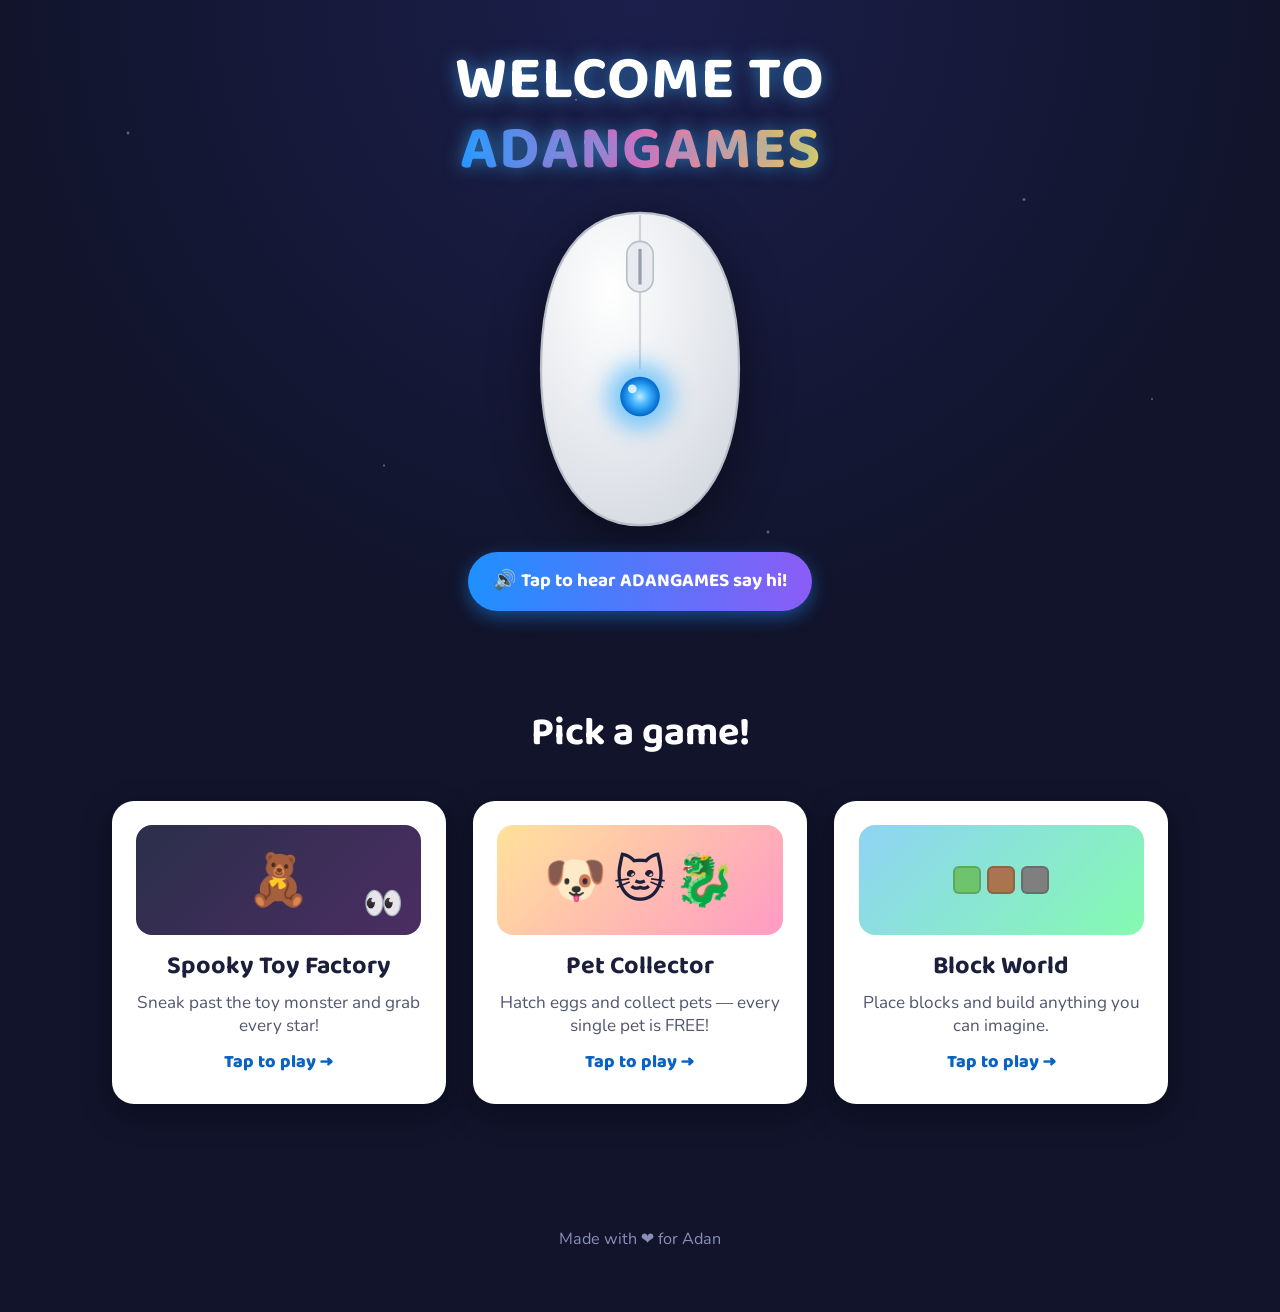
<file: index.html>
<!DOCTYPE html>
<html lang="en">
<head>
<meta charset="UTF-8">
<meta name="viewport" content="width=device-width, initial-scale=1, maximum-scale=1">
<title>ADANGAMES</title>
<meta name="description" content="Adan's own game site — free games made just for him.">
<link rel="icon" href="data:image/svg+xml,%3Csvg xmlns='http://www.w3.org/2000/svg' viewBox='0 0 100 100'%3E%3Ccircle cx='50' cy='50' r='45' fill='%231e90ff'/%3E%3C/svg%3E">
<link rel="preconnect" href="https://fonts.googleapis.com">
<link rel="preconnect" href="https://fonts.gstatic.com" crossorigin>
<link href="https://fonts.googleapis.com/css2?family=Baloo+2:wght@600;800&family=Nunito:wght@600;800&display=swap" rel="stylesheet">
<link rel="stylesheet" href="css/style.css">
</head>
<body>

<header class="hero">
  <div class="stars-bg" aria-hidden="true"></div>
  <h1 class="welcome-title">WELCOME TO<br><span>ADANGAMES</span></h1>

  <div class="mouse-wrap">
    <svg class="gaming-mouse" viewBox="0 0 200 300" role="img" aria-label="A white gaming mouse with a glowing blue light">
      <defs>
        <radialGradient id="bodyShade" cx="35%" cy="25%" r="80%">
          <stop offset="0%" stop-color="#ffffff"/>
          <stop offset="100%" stop-color="#d7dbe2"/>
        </radialGradient>
        <radialGradient id="blueGlow" cx="50%" cy="50%" r="50%">
          <stop offset="0%" stop-color="#bfe9ff"/>
          <stop offset="45%" stop-color="#3fb4ff"/>
          <stop offset="100%" stop-color="#0066cc"/>
        </radialGradient>
        <filter id="softBlur" x="-100%" y="-100%" width="300%" height="300%">
          <feGaussianBlur stdDeviation="10"/>
        </filter>
      </defs>

      <ellipse cx="100" cy="280" rx="55" ry="10" fill="#000" opacity="0.12"/>

      <path d="M100 8
               C 165 8, 190 70, 190 150
               C 190 230, 160 292, 100 292
               C 40 292, 10 230, 10 150
               C 10 70, 35 8, 100 8 Z"
            fill="url(#bodyShade)" stroke="#b9bfc9" stroke-width="2"/>

      <path d="M100 10 L100 150" stroke="#c7cbd3" stroke-width="2" fill="none" opacity="0.8"/>

      <rect x="88" y="34" width="24" height="46" rx="12" fill="#e9ebf0" stroke="#b9bfc9" stroke-width="1.5"/>
      <line x1="100" y1="42" x2="100" y2="72" stroke="#9aa0ab" stroke-width="3" stroke-linecap="round"/>

      <circle class="glow-pulse" cx="100" cy="175" r="30" fill="#3fb4ff" filter="url(#softBlur)" opacity="0.65"/>
      <circle cx="100" cy="175" r="18" fill="url(#blueGlow)"/>
      <circle cx="93" cy="168" r="4" fill="#ffffff" opacity="0.8"/>
    </svg>
  </div>

  <button id="soundBtn" class="sound-btn" type="button">🔊 Tap to hear ADANGAMES say hi!</button>
</header>

<main>
  <h2 class="section-title">Pick a game!</h2>
  <div class="games-grid">

    <article class="game-card" data-game="factory" tabindex="0" role="button" aria-label="Play Spooky Toy Factory">
      <div class="thumb thumb-factory" aria-hidden="true">
        <span class="thumb-emoji">🧸</span>
        <span class="thumb-emoji ghost">👀</span>
      </div>
      <h3>Spooky Toy Factory</h3>
      <p>Sneak past the toy monster and grab every star!</p>
      <span class="play-tag">Tap to play &rarr;</span>
    </article>

    <article class="game-card" data-game="pets" tabindex="0" role="button" aria-label="Play Pet Collector">
      <div class="thumb thumb-pets" aria-hidden="true">
        <span class="thumb-emoji">🐶</span>
        <span class="thumb-emoji">🐱</span>
        <span class="thumb-emoji">🐉</span>
      </div>
      <h3>Pet Collector</h3>
      <p>Hatch eggs and collect pets — every single pet is FREE!</p>
      <span class="play-tag">Tap to play &rarr;</span>
    </article>

    <article class="game-card" data-game="blocks" tabindex="0" role="button" aria-label="Play Block World">
      <div class="thumb thumb-blocks" aria-hidden="true">
        <span class="block b1"></span><span class="block b2"></span><span class="block b3"></span>
      </div>
      <h3>Block World</h3>
      <p>Place blocks and build anything you can imagine.</p>
      <span class="play-tag">Tap to play &rarr;</span>
    </article>

  </div>
</main>

<footer>
  <p>Made with ❤️ for Adan</p>
</footer>

<div id="gameModal" class="modal hidden">
  <div class="modal-inner">
    <div class="modal-topbar">
      <h2 id="modalTitle"></h2>
      <button id="closeModal" class="close-btn" type="button" aria-label="Close game">✕</button>
    </div>
    <div id="modalGameArea" class="modal-game-area"></div>
  </div>
</div>

<script src="js/app.js"></script>
<script src="js/game-factory.js"></script>
<script src="js/game-pets.js"></script>
<script src="js/game-blocks.js"></script>
</body>
</html>
</file>
<file: css/style.css>
:root {
  --blue: #1e90ff;
  --blue-dark: #0a63c2;
  --pink: #ff5ca8;
  --yellow: #ffd23f;
  --green: #2ecc71;
  --purple: #8b5cf6;
  --bg: #11142b;
  --bg-2: #1b1f4b;
  --card: #ffffff;
  --text: #1b1f3b;
  --radius: 22px;
  font-size: 18px;
}

* { box-sizing: border-box; }

html, body {
  margin: 0;
  padding: 0;
  background: var(--bg);
  color: var(--text);
  font-family: 'Nunito', system-ui, sans-serif;
  overflow-x: hidden;
}

h1, h2, h3, .welcome-title {
  font-family: 'Baloo 2', 'Nunito', system-ui, sans-serif;
}

/* ---------- HERO ---------- */
.hero {
  position: relative;
  min-height: 62vh;
  display: flex;
  flex-direction: column;
  align-items: center;
  justify-content: center;
  padding: 2.5rem 1rem 3rem;
  background: radial-gradient(circle at 50% 0%, var(--bg-2), var(--bg) 70%);
  overflow: hidden;
  text-align: center;
}

.stars-bg {
  position: absolute;
  inset: 0;
  background-image:
    radial-gradient(2px 2px at 10% 20%, #fff, transparent),
    radial-gradient(2px 2px at 80% 30%, #fff, transparent),
    radial-gradient(1.5px 1.5px at 30% 70%, #fff, transparent),
    radial-gradient(2px 2px at 60% 80%, #fff, transparent),
    radial-gradient(1.5px 1.5px at 90% 60%, #fff, transparent),
    radial-gradient(1.5px 1.5px at 45% 15%, #fff, transparent);
  opacity: 0.5;
  pointer-events: none;
}

.welcome-title {
  color: #fff;
  font-size: clamp(2rem, 7vw, 3.4rem);
  line-height: 1.15;
  margin: 0 0 0.5rem;
  letter-spacing: 1px;
  text-shadow: 0 0 18px rgba(63, 180, 255, 0.6);
  z-index: 2;
}
.welcome-title span {
  display: inline-block;
  background: linear-gradient(90deg, var(--blue), var(--pink), var(--yellow));
  -webkit-background-clip: text;
  background-clip: text;
  color: transparent;
}

.mouse-wrap {
  position: relative;
  width: min(42vw, 220px);
  margin: 0.5rem auto 1rem;
  z-index: 2;
}

.gaming-mouse {
  width: 100%;
  display: block;
  filter: drop-shadow(0 10px 25px rgba(0, 0, 0, 0.45));
  animation: mouseFloat 6s ease-in-out infinite;
}

@keyframes mouseFloat {
  0%   { transform: translate(0, 0) rotate(0deg); }
  25%  { transform: translate(18px, -14px) rotate(2deg); }
  50%  { transform: translate(0, -26px) rotate(0deg); }
  75%  { transform: translate(-18px, -14px) rotate(-2deg); }
  100% { transform: translate(0, 0) rotate(0deg); }
}

.glow-pulse {
  animation: glowPulse 1.6s ease-in-out infinite;
}
@keyframes glowPulse {
  0%, 100% { opacity: 0.45; r: 26; }
  50% { opacity: 0.85; r: 34; }
}

.sound-btn {
  z-index: 2;
  border: none;
  border-radius: 999px;
  padding: 0.8rem 1.4rem;
  font-family: 'Baloo 2', sans-serif;
  font-size: 1.05rem;
  font-weight: 700;
  color: #fff;
  background: linear-gradient(90deg, var(--blue), var(--purple));
  box-shadow: 0 6px 18px rgba(30, 144, 255, 0.45);
  cursor: pointer;
}
.sound-btn:active { transform: scale(0.97); }

/* ---------- GAMES ---------- */
.section-title {
  text-align: center;
  color: #fff;
  background: var(--bg);
  margin: 0;
  padding: 2rem 1rem 0.5rem;
  font-size: clamp(1.6rem, 4vw, 2.2rem);
}

main { background: var(--bg); padding-bottom: 2rem; }

.games-grid {
  display: grid;
  grid-template-columns: repeat(auto-fit, minmax(260px, 1fr));
  gap: 1.5rem;
  max-width: 1100px;
  margin: 0 auto;
  padding: 1.5rem 1.2rem 2.5rem;
}

.game-card {
  background: var(--card);
  border-radius: var(--radius);
  padding: 1.2rem 1.2rem 1.4rem;
  text-align: center;
  cursor: pointer;
  box-shadow: 0 10px 30px rgba(0,0,0,0.35);
  transition: transform 0.15s ease, box-shadow 0.15s ease;
  border: 3px solid transparent;
}
.game-card:hover, .game-card:focus-visible {
  transform: translateY(-6px) scale(1.02);
  border-color: var(--yellow);
  outline: none;
}
.game-card h3 {
  margin: 0.6rem 0 0.3rem;
  font-size: 1.4rem;
}
.game-card p {
  margin: 0 0 0.6rem;
  font-size: 0.95rem;
  color: #51566e;
}
.play-tag {
  display: inline-block;
  font-weight: 800;
  color: var(--blue-dark);
  font-family: 'Baloo 2', sans-serif;
}

.thumb {
  height: 110px;
  border-radius: 16px;
  display: flex;
  align-items: center;
  justify-content: center;
  gap: 0.4rem;
  font-size: 2.8rem;
  position: relative;
  overflow: hidden;
}
.thumb-factory { background: linear-gradient(135deg, #2b2f4a, #4b2d63); }
.thumb-factory .ghost { position: absolute; right: 18px; bottom: 10px; font-size: 1.8rem; opacity: 0.9; }
.thumb-pets { background: linear-gradient(135deg, #ffe29a, #ff9ac4); }
.thumb-blocks { background: linear-gradient(135deg, #8fd3f4, #84fab0); gap: 6px; }

.block { width: 28px; height: 28px; border-radius: 6px; border: 2px solid rgba(0,0,0,0.15); }
.b1 { background: #6ec46e; }
.b2 { background: #a9744f; }
.b3 { background: #7f7f7f; }

footer {
  text-align: center;
  color: #8a8fb8;
  padding: 1.5rem 1rem 2.5rem;
  background: var(--bg);
  font-size: 0.9rem;
}

/* ---------- MODAL ---------- */
.modal {
  position: fixed;
  inset: 0;
  background: rgba(10, 12, 30, 0.85);
  display: flex;
  align-items: center;
  justify-content: center;
  z-index: 100;
  padding: 0.75rem;
}
.modal.hidden { display: none; }

.modal-inner {
  background: #0f1230;
  border-radius: var(--radius);
  width: min(96vw, 900px);
  height: min(92vh, 720px);
  display: flex;
  flex-direction: column;
  overflow: hidden;
  box-shadow: 0 20px 60px rgba(0,0,0,0.6);
}

.modal-topbar {
  display: flex;
  align-items: center;
  justify-content: space-between;
  padding: 0.7rem 1rem;
  background: #171a3d;
}
.modal-topbar h2 {
  color: #fff;
  margin: 0;
  font-size: 1.3rem;
}
.close-btn {
  border: none;
  background: var(--pink);
  color: #fff;
  width: 40px;
  height: 40px;
  border-radius: 50%;
  font-size: 1.1rem;
  cursor: pointer;
  flex-shrink: 0;
}

.modal-game-area {
  flex: 1;
  position: relative;
  overflow: hidden;
  touch-action: none;
}

@media (max-width: 640px) {
  .modal-inner { width: 100vw; height: 100vh; border-radius: 0; }
}

/* ---------- GAME STAGES (shared) ---------- */
.factory-stage, .blocks-stage, .pets-stage {
  width: 100%;
  height: 100%;
  display: flex;
  flex-direction: column;
  align-items: center;
  justify-content: center;
  gap: 10px;
  position: relative;
  overflow: auto;
  box-sizing: border-box;
  padding: 10px;
}

.game-canvas {
  display: block;
  touch-action: none;
  background: #10121f;
  border-radius: 10px;
  flex-shrink: 0;
}

/* ---------- FACTORY GAME: D-pad ---------- */
.dpad {
  display: flex;
  flex-direction: column;
  align-items: center;
  gap: 6px;
  flex-shrink: 0;
  user-select: none;
}
.dpad-mid { display: flex; gap: 60px; }
.dpad button {
  width: 52px;
  height: 52px;
  border-radius: 14px;
  border: none;
  background: rgba(255, 255, 255, 0.14);
  color: #fff;
  font-size: 1.3rem;
  touch-action: none;
}
.dpad button:active { background: rgba(255, 255, 255, 0.3); }

/* ---------- PETS GAME ---------- */
.pets-stage {
  overflow-y: auto;
  padding: 1rem;
  gap: 0.6rem;
  color: #fff;
  align-items: center;
  justify-content: flex-start;
  background: #10121f;
}
.pets-hatch { text-align: center; padding-top: 0.5rem; }
.egg { font-size: 4rem; line-height: 1; }
.egg.cracking { animation: eggShake 0.5s ease; }
@keyframes eggShake {
  0%, 100% { transform: rotate(0); }
  20% { transform: rotate(-14deg); }
  40% { transform: rotate(12deg); }
  60% { transform: rotate(-10deg); }
  80% { transform: rotate(8deg); }
}
.hatch-btn {
  border: none;
  border-radius: 999px;
  padding: 0.7rem 1.4rem;
  font-family: 'Baloo 2', sans-serif;
  font-size: 1.05rem;
  font-weight: 700;
  color: #fff;
  background: linear-gradient(90deg, var(--pink), var(--purple));
  box-shadow: 0 6px 16px rgba(139, 92, 246, 0.45);
  cursor: pointer;
  margin-top: 0.4rem;
}
.hatch-btn:active { transform: scale(0.97); }
.pet-count { margin: 0.6rem 0 0; font-weight: 700; }
.free-note { color: var(--yellow); font-weight: 800; margin: 0.2rem 0 0; }
.pet-list {
  display: flex;
  flex-wrap: wrap;
  gap: 0.6rem;
  justify-content: center;
  width: 100%;
  padding-bottom: 1rem;
}
.pet-card {
  background: #1e2147;
  border-radius: 14px;
  padding: 0.6rem 0.8rem;
  display: flex;
  flex-direction: column;
  align-items: center;
  min-width: 84px;
  border: 2px solid #333a6b;
}
.pet-emoji { font-size: 2rem; }
.pet-name { font-size: 0.8rem; font-weight: 700; margin-top: 2px; }
.pet-rarity { font-size: 0.7rem; opacity: 0.8; }
.pet-rare { border-color: #3aa0ff; box-shadow: 0 0 10px rgba(58, 160, 255, 0.4); }
.pet-epic { border-color: #b06bff; box-shadow: 0 0 10px rgba(176, 107, 255, 0.5); }
.pet-legendary { border-color: #ffd23f; box-shadow: 0 0 14px rgba(255, 210, 63, 0.7); }

/* ---------- BLOCKS GAME ---------- */
.blocks-palette {
  display: flex;
  flex-wrap: wrap;
  gap: 6px;
  padding: 0.6rem;
  background: #171a3d;
  flex-shrink: 0;
  align-self: stretch;
  justify-content: center;
  width: 100%;
  order: -1;
}
.palette-btn {
  width: 40px;
  height: 40px;
  border-radius: 10px;
  border: 2px solid rgba(255, 255, 255, 0.15);
  cursor: pointer;
}
.palette-btn.active { border-color: var(--yellow); box-shadow: 0 0 0 2px var(--yellow); }
.clear-btn {
  width: auto;
  padding: 0 0.9rem;
  background: var(--pink);
  color: #fff;
  font-weight: 700;
  font-family: 'Baloo 2', sans-serif;
}
</file>
